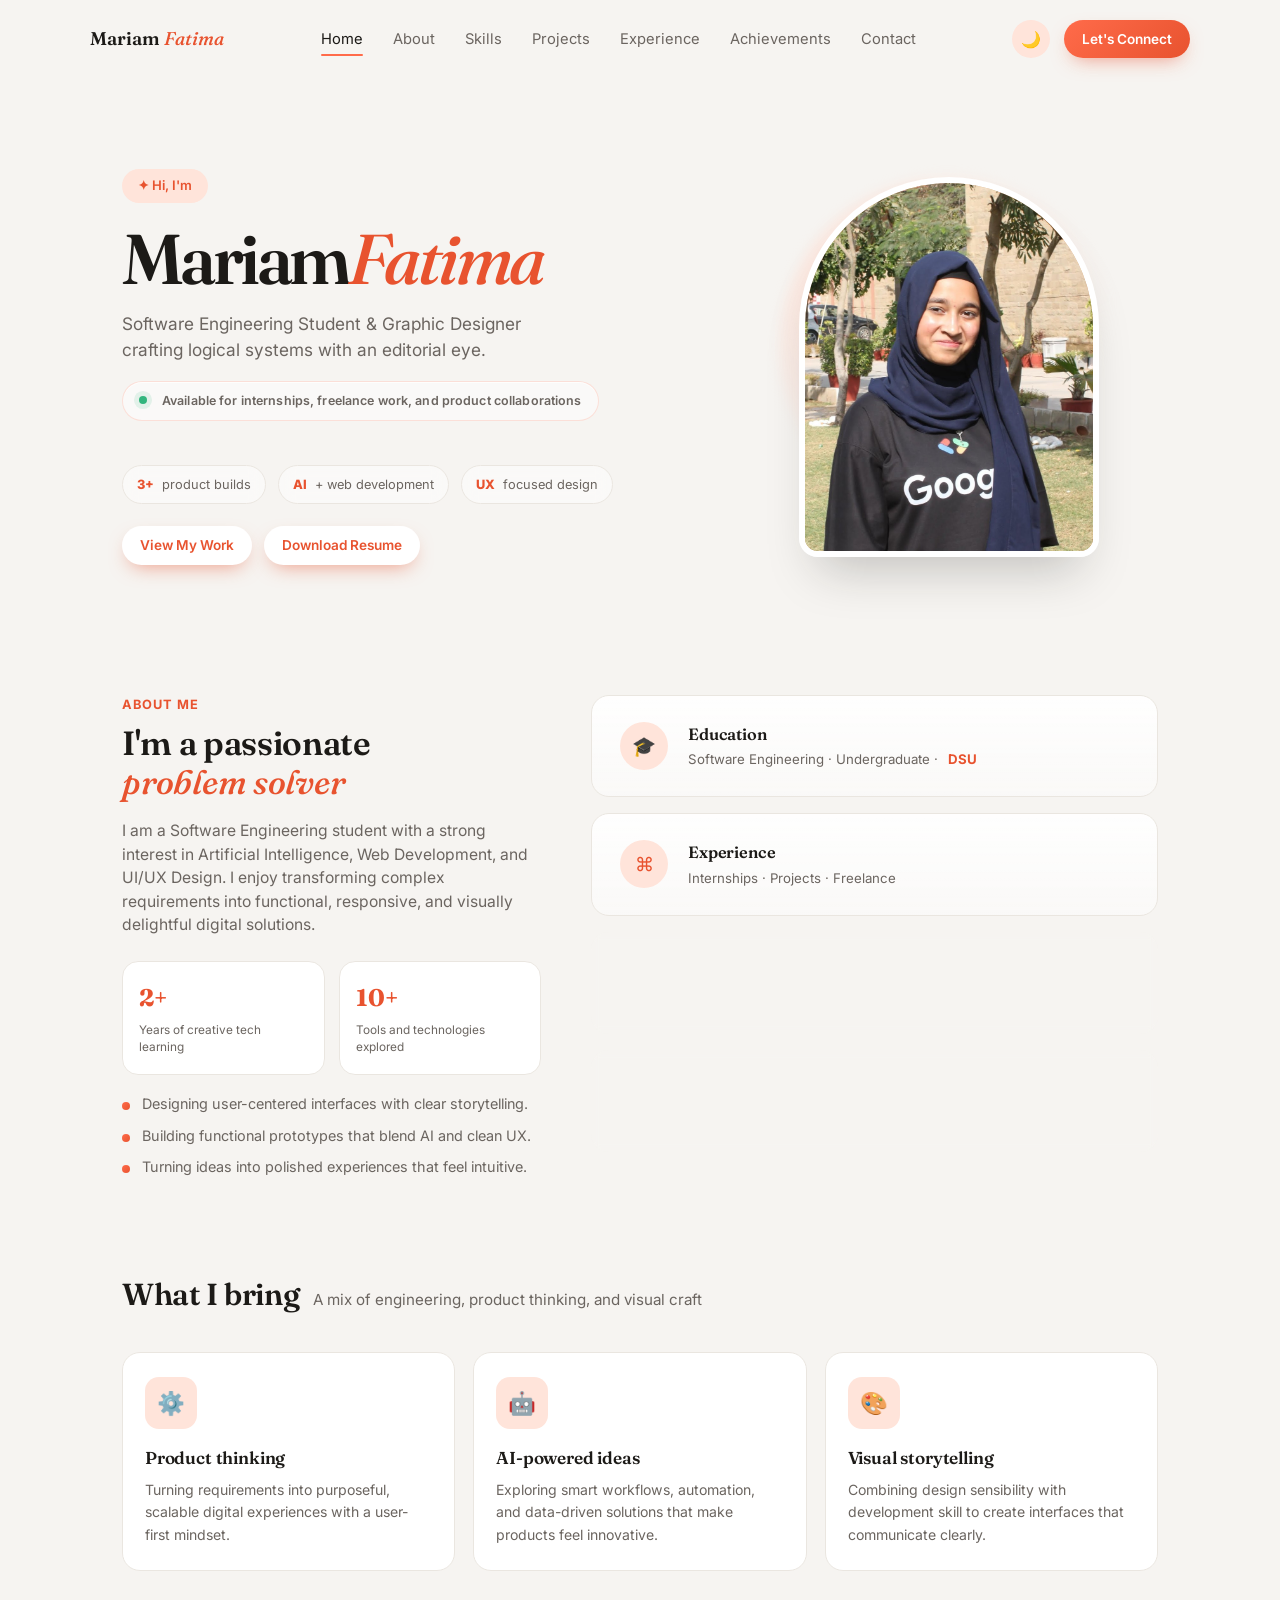
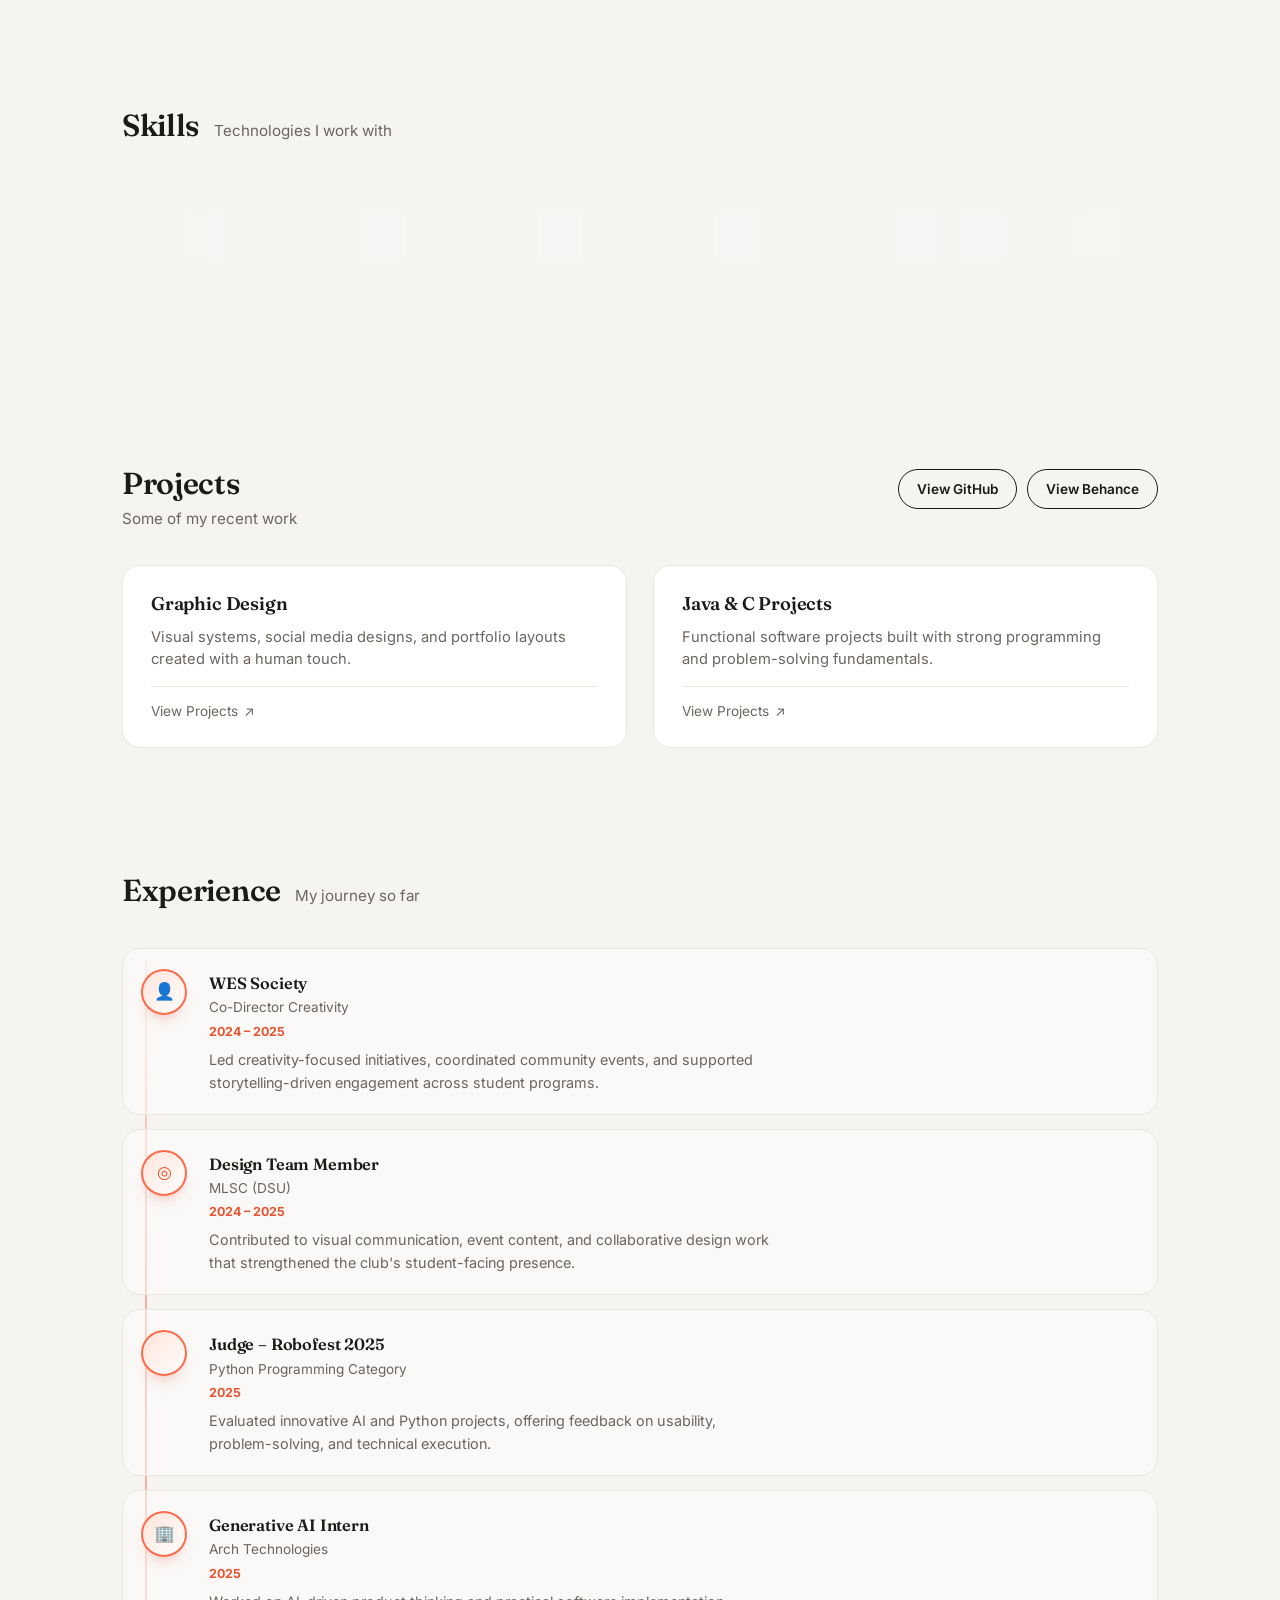
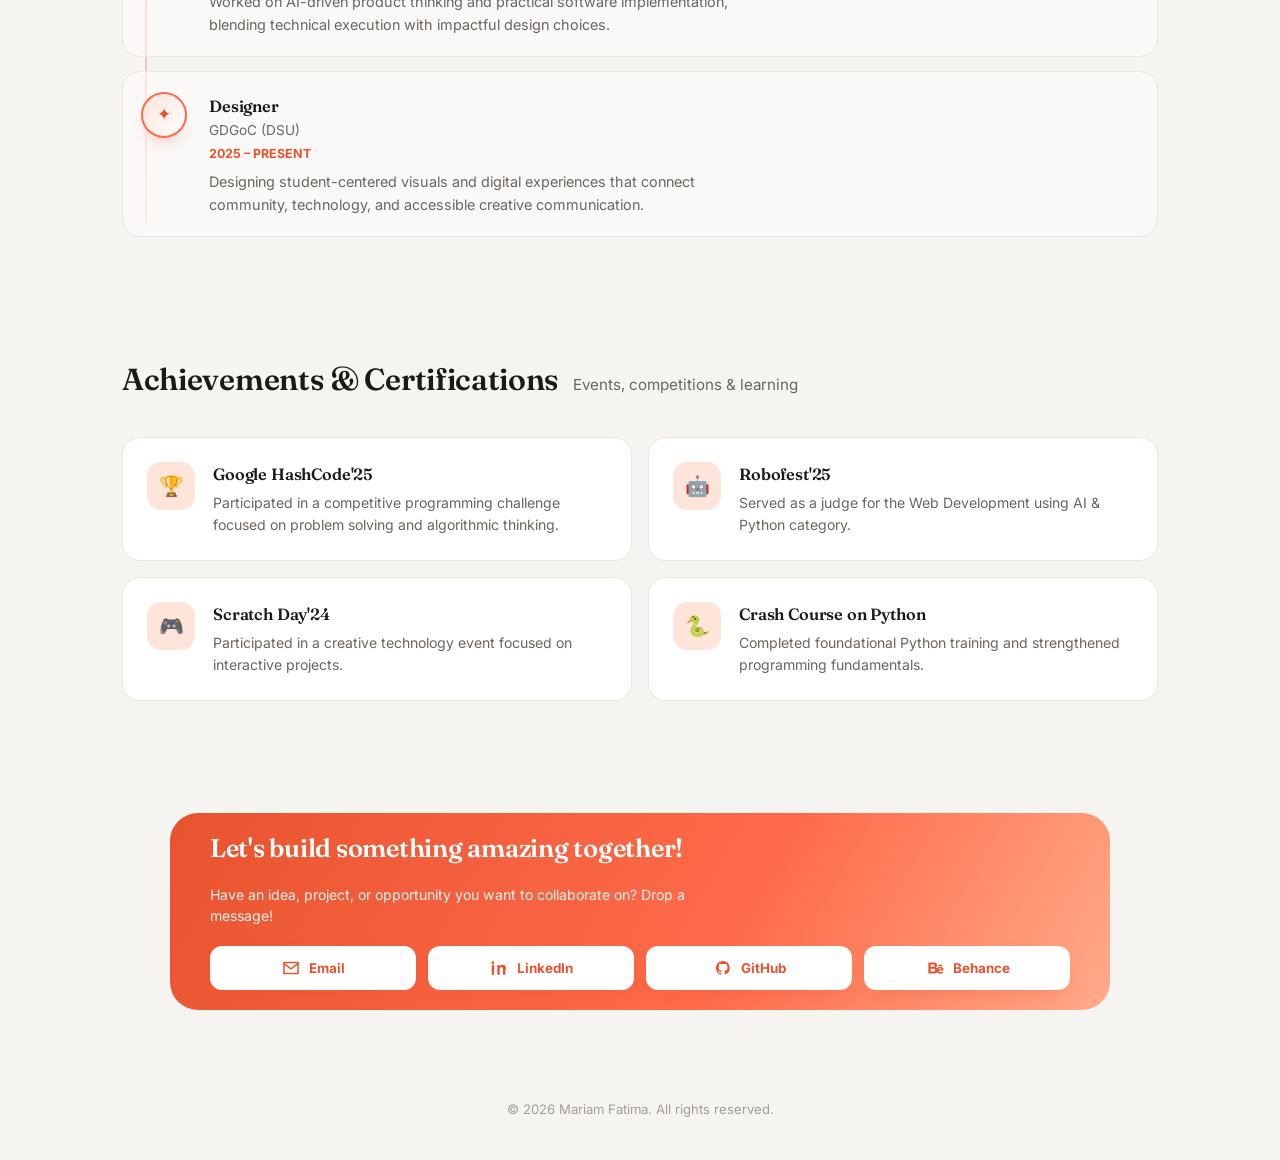
<file: index.html>
<!DOCTYPE html>
<html lang="en">
<head>
<meta charset="UTF-8">
<meta name="viewport" content="width=device-width, initial-scale=1.0">
<meta name="description" content="Portfolio of Mariam Fatima — Software Engineering student and Graphic Designer specializing in AI, web development, and UI/UX design. Based in Karachi, Pakistan.">
<meta name="author" content="Mariam Fatima">
<meta name="theme-color" content="#ff6b4a">
<meta property="og:title" content="Mariam Fatima — Software Engineer & Graphic Designer">
<meta property="og:description" content="Crafting logical systems with an editorial eye. Explore projects in AI, web development, and design.">
<meta property="og:type" content="website">
<link rel="icon" href="attached_assets/portrait-placeholder.svg" type="image/svg+xml">
<title>Mariam Fatima — Software Engineer & Graphic Designer</title>
<link rel="preconnect" href="https://fonts.googleapis.com">
<link rel="preconnect" href="https://fonts.gstatic.com" crossorigin>
<link href="https://fonts.googleapis.com/css2?family=Fraunces:ital,opsz,wght@0,9..144,400;0,9..144,500;0,9..144,600;0,9..144,700;1,9..144,500;1,9..144,600&family=Inter:wght@400;500;600;700;800&display=swap" rel="stylesheet">
<link rel="stylesheet" href="style.css?v=3">
  <meta property="og:image" content="https://bolt.new/static/og_default.png">
    <meta name="twitter:card" content="summary_large_image">
    <meta name="twitter:image" content="https://bolt.new/static/og_default.png">
</head>
<body>
<a class="skip-link" href="#home">Skip to content</a>

<header id="siteHeader">
  <div class="wrap nav">
    <a href="#home" class="logo">Mariam <span class="accent-italic">Fatima</span></a>
    <nav class="nav-links" id="siteNav">
      <a href="#home" class="active">Home</a>
      <a href="#about">About</a>
      <a href="#skills">Skills</a>
      <a href="#projects">Projects</a>
      <a href="#experience">Experience</a>
      <a href="#achievements">Achievements</a>
      <a href="#contact">Contact</a>
    </nav>
    <div class="nav-right">
      <button class="theme-btn" id="themeToggle" aria-label="Toggle theme">🌙</button>
       <button class="nav-toggle" id="navToggle" type="button" aria-expanded="false" aria-controls="siteNav" aria-label="Open menu">
         <span></span><span></span><span></span>
       </button>
      <a href="#contact" class="btn btn-sm">Let's Connect</a>
    </div>
  </div>
</header>

<main class="wrap">

  <!-- HERO -->
  <section class="hero" id="home">
    <div class="hero-grid">
      <div class="reveal">
        <span class="badge">✦ Hi, I'm</span>
        <h1>Mariam<span class="accent-italic">Fatima</span></h1>
        <p class="role">Software Engineering Student &amp; Graphic Designer<br>crafting logical systems with an editorial eye.</p>
        <div class="hero-status" aria-label="Current availability">
          <span class="status-dot"></span>
          Available for internships, freelance work, and product collaborations
        </div>
        <div class="hero-badges" aria-label="Portfolio highlights">
          <span class="stat-pill"><strong>3+</strong> product builds</span>
          <span class="stat-pill"><strong>AI</strong> + web development</span>
          <span class="stat-pill"><strong>UX</strong> focused design</span>
        </div>
        <div class="hero-actions">
          <a href="#projects" class="btn btn-sm">View My Work</a>
          <a href="attached_assets/MariamFatima_1786053155244.pdf" download="MariamFatima_CV.pdf" class="btn btn-sm">Download Resume</a>
        </div>
      </div>
      <div class="portrait-wrap reveal">
        <div class="portrait-blob"></div>
        <div class="portrait">
          <img src="attached_assets/Screenshot_20260515_151302_1786054038693.jpg" alt="Portrait of Mariam Fatima" width="300" height="380" loading="eager" decoding="async">
        </div>
      </div>
    </div>
  </section>

  <!-- ABOUT + INFO CARDS -->
  <section class="about-section" id="about">
    <div class="reveal">
      <div class="eyebrow">About Me</div>
      <h2>I'm a passionate <span class="accent-italic">problem solver</span></h2>
      <p>I am a Software Engineering student with a strong interest in Artificial Intelligence, Web Development, and UI/UX Design. I enjoy transforming complex requirements into functional, responsive, and visually delightful digital solutions.</p>
      <div class="highlight-row" aria-label="Core strengths">
        <div class="stat-bubble">
          <strong>2+</strong>
          <span>Years of creative tech learning</span>
        </div>
        <div class="stat-bubble">
          <strong>10+</strong>
          <span>Tools and technologies explored</span>
        </div>
      </div>
      <ul class="focus-list" aria-label="Professional focus areas">
        <li>Designing user-centered interfaces with clear storytelling.</li>
        <li>Building functional prototypes that blend AI and clean UX.</li>
        <li>Turning ideas into polished experiences that feel intuitive.</li>
      </ul>
    </div>

    <div class="card-stack">
      <div class="info-card border-glow reveal">
        <span class="edge-light"></span>
        <div class="info-icon">🎓</div>
        <div>
          <h3>Education</h3>
          <div class="info-tags">Software Engineering · Undergraduate · <strong style="color:var(--coral-deep)">DSU</strong></div>
        </div>
      </div>
      <div class="info-card border-glow reveal">
        <span class="edge-light"></span>
        <div class="info-icon">⌘</div>
        <div>
          <h3>Experience</h3>
          <div class="info-tags">Internships · Projects · Freelance</div>
        </div>
      </div>
      <div class="info-card border-glow reveal">
        <span class="edge-light"></span>
        <div class="info-icon">🎨</div>
        <div>
          <h3>Design Tools</h3>
          <div class="info-tags">Figma · Illustrator · Canva</div>
        </div>
      </div>
      <div class="info-card border-glow reveal">
        <span class="edge-light"></span>
        <div class="info-icon">❤</div>
        <div>
          <h3>Interests</h3>
          <div class="info-tags">AI &amp; ML · Web Development · Graphic Design</div>
        </div>
      </div>
    </div>
  </section>

  <section class="offer-section" aria-label="What I can help with">
    <div class="section-head reveal">
      <h2>What I bring</h2>
      <span class="sub">A mix of engineering, product thinking, and visual craft</span>
    </div>
    <div class="offer-grid">
      <article class="offer-card reveal">
        <div class="offer-icon">⚙️</div>
        <h3>Product thinking</h3>
        <p>Turning requirements into purposeful, scalable digital experiences with a user-first mindset.</p>
      </article>
      <article class="offer-card reveal">
        <div class="offer-icon">🤖</div>
        <h3>AI-powered ideas</h3>
        <p>Exploring smart workflows, automation, and data-driven solutions that make products feel innovative.</p>
      </article>
      <article class="offer-card reveal">
        <div class="offer-icon">🎨</div>
        <h3>Visual storytelling</h3>
        <p>Combining design sensibility with development skill to create interfaces that communicate clearly.</p>
      </article>
    </div>
  </section>

  <!-- SKILLS -->
  <section class="skills-section" id="skills">
    <div class="section-head reveal">
      <h2>Skills</h2>
      <span class="sub">Technologies I work with</span>
    </div>
    <div class="skills-grid" id="skillsGrid"></div>
  </section>

  <!-- PROJECTS -->
  <section class="projects-section" id="projects">
    <div class="section-head reveal" style="justify-content:space-between;">
      <div>
        <h2>Projects</h2>
        <span class="sub">Some of my recent work</span>
      </div>
      <div class="section-head-actions">
        <a href="https://github.com/Mariam486" class="btn btn-outline btn-sm" target="_blank" rel="noreferrer noopener">View GitHub</a>
        <a href="https://www.behance.net/mariamfatima4" class="btn btn-outline btn-sm" target="_blank" rel="noreferrer noopener">View Behance</a>
      </div>
    </div>

     <div class="project-category-list">
       <article class="project-card project-category-card reveal">
         <div class="project-body">
           <h3>Graphic Design</h3>
           <p>Visual systems, social media designs, and portfolio layouts created with a human touch.</p>
           <div class="project-links">
             <a href="design.html">View Projects <span aria-hidden="true">↗</span></a>
           </div>
         </div>
       </article>
       <article class="project-card project-category-card reveal">
         <div class="project-body">
           <h3>Java &amp; C Projects</h3>
           <p>Functional software projects built with strong programming and problem-solving fundamentals.</p>
           <div class="project-links">
             <a href="dev.html">View Projects <span aria-hidden="true">↗</span></a>
           </div>
         </div>
       </article>
     </div>
  </section>

  <!-- EXPERIENCE -->
  <section class="exp-section" id="experience">
    <div class="section-head reveal">
      <h2>Experience</h2>
      <span class="sub">My journey so far</span>
    </div>
    <div class="timeline" id="timeline"></div>
  </section>

  <!-- ACHIEVEMENTS -->
  <section class="achievements-section" id="achievements">
    <div class="section-head reveal">
      <h2>Achievements &amp; Certifications</h2>
      <span class="sub">Events, competitions &amp; learning</span>
    </div>
    <div class="achievement-grid">
      <article class="achievement-card reveal">
        <div class="achievement-icon">🏆</div>
        <div><h3>Google HashCode'25</h3><p>Participated in a competitive programming challenge focused on problem solving and algorithmic thinking.</p></div>
      </article>
      <article class="achievement-card reveal">
        <div class="achievement-icon">🤖</div>
        <div><h3>Robofest'25</h3><p>Served as a judge for the Web Development using AI &amp; Python category.</p></div>
      </article>
      <article class="achievement-card reveal">
        <div class="achievement-icon">🎮</div>
        <div><h3>Scratch Day'24</h3><p>Participated in a creative technology event focused on interactive projects.</p></div>
      </article>
      <article class="achievement-card reveal">
        <div class="achievement-icon">🐍</div>
        <div><h3>Crash Course on Python</h3><p>Completed foundational Python training and strengthened programming fundamentals.</p></div>
      </article>
    </div>
  </section>

  <!-- CONTACT -->
  <section class="cta-section" id="contact">
    <div class="cta-card reveal">
      <div>
        <h2>Let's build something amazing together!</h2>
        <p>Have an idea, project, or opportunity you want to collaborate on? Drop a message!</p>
        <ul class="contact-list">
          <li>
            <a class="contact-button" href="mailto:mariamfatima486@gmail.com" aria-label="Email Mariam Fatima">
              <svg class="contact-icon" viewBox="0 0 24 24" aria-hidden="true"><path d="M3.5 5.5h17v13h-17z"/><path d="m4 7 8 6 8-6"/></svg>
              <span>Email</span>
            </a>
          </li>
          <li>
            <a class="contact-button" href="https://www.linkedin.com/in/syeda-mariam-fatima-34ba4a332/" target="_blank" rel="noreferrer noopener" aria-label="Connect with Mariam on LinkedIn">
              <svg class="contact-icon contact-icon--linkedin" viewBox="0 0 24 24" aria-hidden="true"><path d="M6.1 8.4H3.3V20h2.8V8.4ZM4.7 4A1.7 1.7 0 1 0 4.7 7.4 1.7 1.7 0 0 0 4.7 4ZM20.7 13.4c0-3.5-1.9-5.2-4.5-5.2-2.1 0-3 1.2-3.5 2v-1.8H10V20h2.8v-5.8c0-1.5.3-3 2.2-3 1.8 0 1.8 1.7 1.8 3.1V20h2.8v-6.6Z"/></svg>
              <span>LinkedIn</span>
            </a>
          </li>
          <li>
            <a class="contact-button" href="https://github.com/Mariam486" target="_blank" rel="noreferrer noopener" aria-label="View Mariam's GitHub">
              <svg class="contact-icon contact-icon--brand" viewBox="0 0 24 24" aria-hidden="true"><path d="M12 3.5a8.5 8.5 0 0 0-2.7 16.6c.4.1.6-.2.6-.5v-1.7c-2.4.5-2.9-1.1-2.9-1.1-.4-1-.9-1.3-.9-1.3-.8-.6.1-.6.1-.6.9.1 1.3.9 1.3.9.8 1.3 2.1.9 2.6.7.1-.6.3-.9.5-1.1-1.9-.2-3.9-1-3.9-4.2 0-.9.3-1.6.8-2.2-.1-.2-.4-1.1.1-2.2 0 0 .7-.2 2.3.8.7-.2 1.5-.3 2.2-.3.8 0 1.5.1 2.2.3 1.6-1.1 2.3-.8 2.3-.8.5 1.1.2 2 .1 2.2.5.6.8 1.3.8 2.2 0 3.2-2 4-3.9 4.2.3.3.5.8.5 1.6v2.4c0 .3.2.6.6.5A8.5 8.5 0 0 0 12 3.5Z"/></svg>
              <span>GitHub</span>
            </a>
          </li>
          <li>
            <a class="contact-button" href="https://www.behance.net/mariamfatima4" target="_blank" rel="noreferrer noopener" aria-label="View Mariam's Behance portfolio">
              <svg class="contact-icon contact-icon--brand" viewBox="0 0 24 24" aria-hidden="true"><path d="M4 5.5h6.2c2.8 0 4.3 1.3 4.3 3.3 0 1.3-.7 2.3-1.8 2.8 1.7.4 2.7 1.5 2.7 3.3 0 2.6-1.9 3.6-4.8 3.6H4v-13Zm2.8 2.2v2.9h3c1.2 0 1.8-.5 1.8-1.5 0-1-.6-1.4-1.8-1.4h-3Zm0 5.1v3.4h3.4c1.3 0 2-.5 2-1.7 0-1.1-.7-1.7-2-1.7H6.8ZM16.2 8.1h4.6v1.5h-4.6zM18.4 10.2c2.3 0 3.7 1.7 3.7 4.4v.5h-5.5c.1 1.3.7 2 1.9 2 .9 0 1.5-.4 1.8-1l1.7.8c-.6 1.3-1.8 2-3.6 2-2.7 0-4.3-1.7-4.3-4.3 0-2.6 1.7-4.4 4.3-4.4Zm-1.8 3.2h3c-.1-1-.5-1.6-1.4-1.6-.9 0-1.4.5-1.6 1.6Z"/></svg>
              <span>Behance</span>
            </a>
          </li>
        </ul>
      </div>
     <div class="contact-form-wrap" id="contactFormWrap" aria-hidden="true">
      <div class="contact-form-head">
        <div>
           <div class="form-kicker"><span class="status-dot"></span> Open to new opportunities</div>
           <h3>Tell me a little about it</h3>
           <p class="form-intro">Share a few details and I’ll get back to you soon.</p>
        </div>
         <div class="form-head-actions">
           <a class="form-linkedin" href="https://www.linkedin.com/in/syeda-mariam-fatima-34ba4a332/" target="_blank" rel="noreferrer noopener" aria-label="Connect with Mariam on LinkedIn">in</a>
           <button type="button" class="form-close" id="closeContactForm" aria-label="Close contact form">×</button>
         </div>
      </div>
      <form id="contactForm">
        <label>
           <span>Your name</span>
           <input type="text" name="name" placeholder="Mariam..." autocomplete="name" required>
        </label>
        <label>
           <span>Your email</span>
           <input type="email" name="email" placeholder="you@example.com" autocomplete="email" required>
        </label>
        <label>
           <span>Your message</span>
          <textarea name="message" rows="3" placeholder="Tell me what you have in mind..." required></textarea>
        </label>
         <div class="form-bottom">
           <button type="submit" class="btn form-submit">Open email draft <span aria-hidden="true">↗</span></button>
         <p class="form-note"><span aria-hidden="true">✦</span> Usually replies within 1–2 days · <a href="mailto:mariamfatima486@gmail.com">Email directly</a></p>
         </div>
         <p class="form-feedback" id="formFeedback" role="status" aria-live="polite"></p>
       </form>
     </div>
     </div>
  </section>

</main>

<footer>© 2026 Mariam Fatima. All rights reserved.</footer>

<script src="script.js"></script>

</body>
</html>
</file>
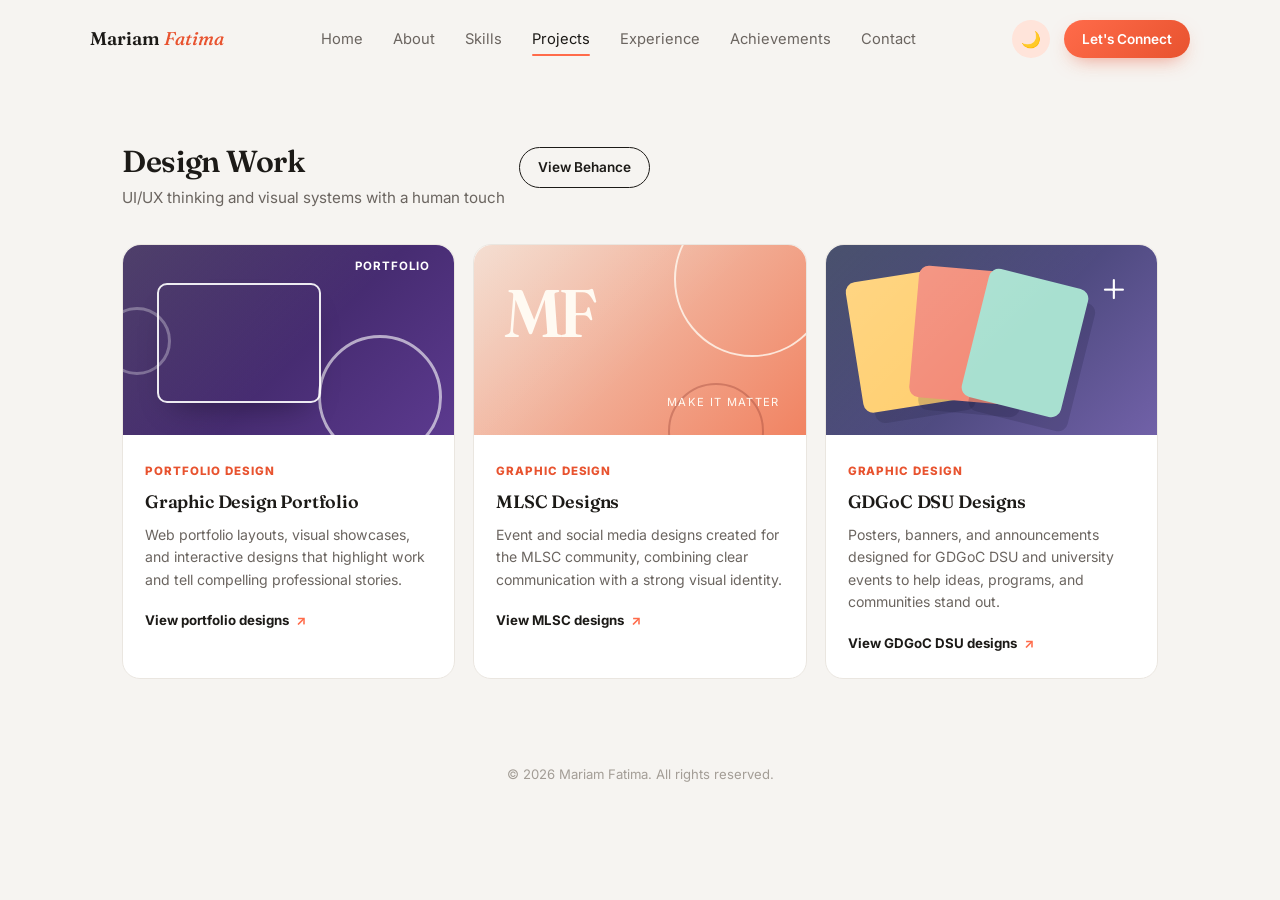
<file: design.html>
<!DOCTYPE html>
<html lang="en">
<head>
<meta charset="UTF-8">
<meta name="viewport" content="width=device-width, initial-scale=1.0">
<meta name="description" content="Graphic design work by Mariam Fatima.">
<meta name="author" content="Mariam Fatima">
<meta name="theme-color" content="#ff6b4a">
<link rel="icon" href="attached_assets/portrait-placeholder.svg" type="image/svg+xml">
<title>Graphic Design — Mariam Fatima</title>
<link rel="preconnect" href="https://fonts.googleapis.com">
<link rel="preconnect" href="https://fonts.gstatic.com" crossorigin>
<link href="https://fonts.googleapis.com/css2?family=Fraunces:ital,opsz,wght@0,9..144,400;0,9..144,500;0,9..144,600;0,9..144,700;1,9..144,500;1,9..144,600&family=Inter:wght@400;500;600;700;800&display=swap" rel="stylesheet">
<link rel="stylesheet" href="style.css">
</head>
<body>
<a class="skip-link" href="#design">Skip to content</a>
<header id="siteHeader">
  <div class="wrap nav">
    <a href="index.html#home" class="logo">Mariam <span class="accent-italic">Fatima</span></a>
    <nav class="nav-links" id="siteNav">
      <a href="index.html#home">Home</a>
      <a href="index.html#about">About</a>
      <a href="index.html#skills">Skills</a>
      <a href="index.html#projects" class="active">Projects</a>
      <a href="index.html#experience">Experience</a>
      <a href="index.html#achievements">Achievements</a>
      <a href="index.html#contact">Contact</a>
    </nav>
    <div class="nav-right">
      <button class="theme-btn" id="themeToggle" aria-label="Toggle theme">🌙</button>
      <button class="nav-toggle" id="navToggle" type="button" aria-expanded="false" aria-controls="siteNav" aria-label="Open menu">
        <span></span><span></span><span></span>
      </button>
      <a href="https://www.linkedin.com/in/syeda-mariam-fatima-34ba4a332/" class="btn btn-sm" target="_blank" rel="noreferrer noopener">Let's Connect</a>
    </div>
  </div>
</header>

<main class="wrap">
  <section class="design-section" id="design">
    <div class="section-head reveal">
      <div>
        <h2>Design Work</h2>
        <span class="sub">UI/UX thinking and visual systems with a human touch</span>
      </div>
      <a href="https://www.behance.net/mariamfatima4" class="btn btn-outline btn-sm" target="_blank" rel="noreferrer noopener">View Behance</a>
    </div>
    <div class="design-grid">
      <article class="design-card design-card-portfolio reveal">
        <div class="design-art" aria-hidden="true">
          <span class="portfolio-frame frame-main"></span>
          <span class="portfolio-accent accent-one"></span>
          <span class="portfolio-accent accent-two"></span>
          <span class="portfolio-text">Portfolio</span>
        </div>
        <div class="design-card-body">
          <span class="design-type">Portfolio Design</span>
          <h3>Graphic Design Portfolio</h3>
          <p>Web portfolio layouts, visual showcases, and interactive designs that highlight work and tell compelling professional stories.</p>
          <a href="https://www.behance.net/gallery/255577059/Personal-Portfolio" target="_blank" rel="noreferrer noopener">View portfolio designs <span aria-hidden="true">↗</span></a>
        </div>
      </article>
      <article class="design-card design-card-brand reveal">
        <div class="design-art" aria-hidden="true">
          <span class="design-brand-mark">MF</span>
          <span class="design-brand-shape shape-one"></span>
          <span class="design-brand-shape shape-two"></span>
          <span class="design-brand-caption">make it matter</span>
        </div>
        <div class="design-card-body">
          <span class="design-type">Graphic Design</span>
          <h3>MLSC Designs</h3>
          <p>Event and social media designs created for the MLSC community, combining clear communication with a strong visual identity.</p>
          <a href="https://www.behance.net/gallery/254890945/MLSC-Social-Media-Post-Design?platform=direct" target="_blank" rel="noreferrer noopener">View MLSC designs <span aria-hidden="true">↗</span></a>
        </div>
      </article>
      <article class="design-card design-card-social reveal">
        <div class="design-art" aria-hidden="true">
          <span class="social-tile tile-one"></span>
          <span class="social-tile tile-two"></span>
          <span class="social-tile tile-three"></span>
          <span class="social-spark">+</span>
        </div>
        <div class="design-card-body">
          <span class="design-type">Graphic Design</span>
          <h3>GDGoC DSU Designs</h3>
          <p>Posters, banners, and announcements designed for GDGoC DSU and university events to help ideas, programs, and communities stand out.</p>
          <a href="https://www.behance.net/gallery/254897117/GDGOC-DSU-Social-Media-Post-Design/modules/1483823149" target="_blank" rel="noreferrer noopener">View GDGoC DSU designs <span aria-hidden="true">↗</span></a>
        </div>
      </article>
    </div>
  </section>
</main>
<footer>© 2026 Mariam Fatima. All rights reserved.</footer>
<script src="script.js"></script>
</body>
</html>
</file>
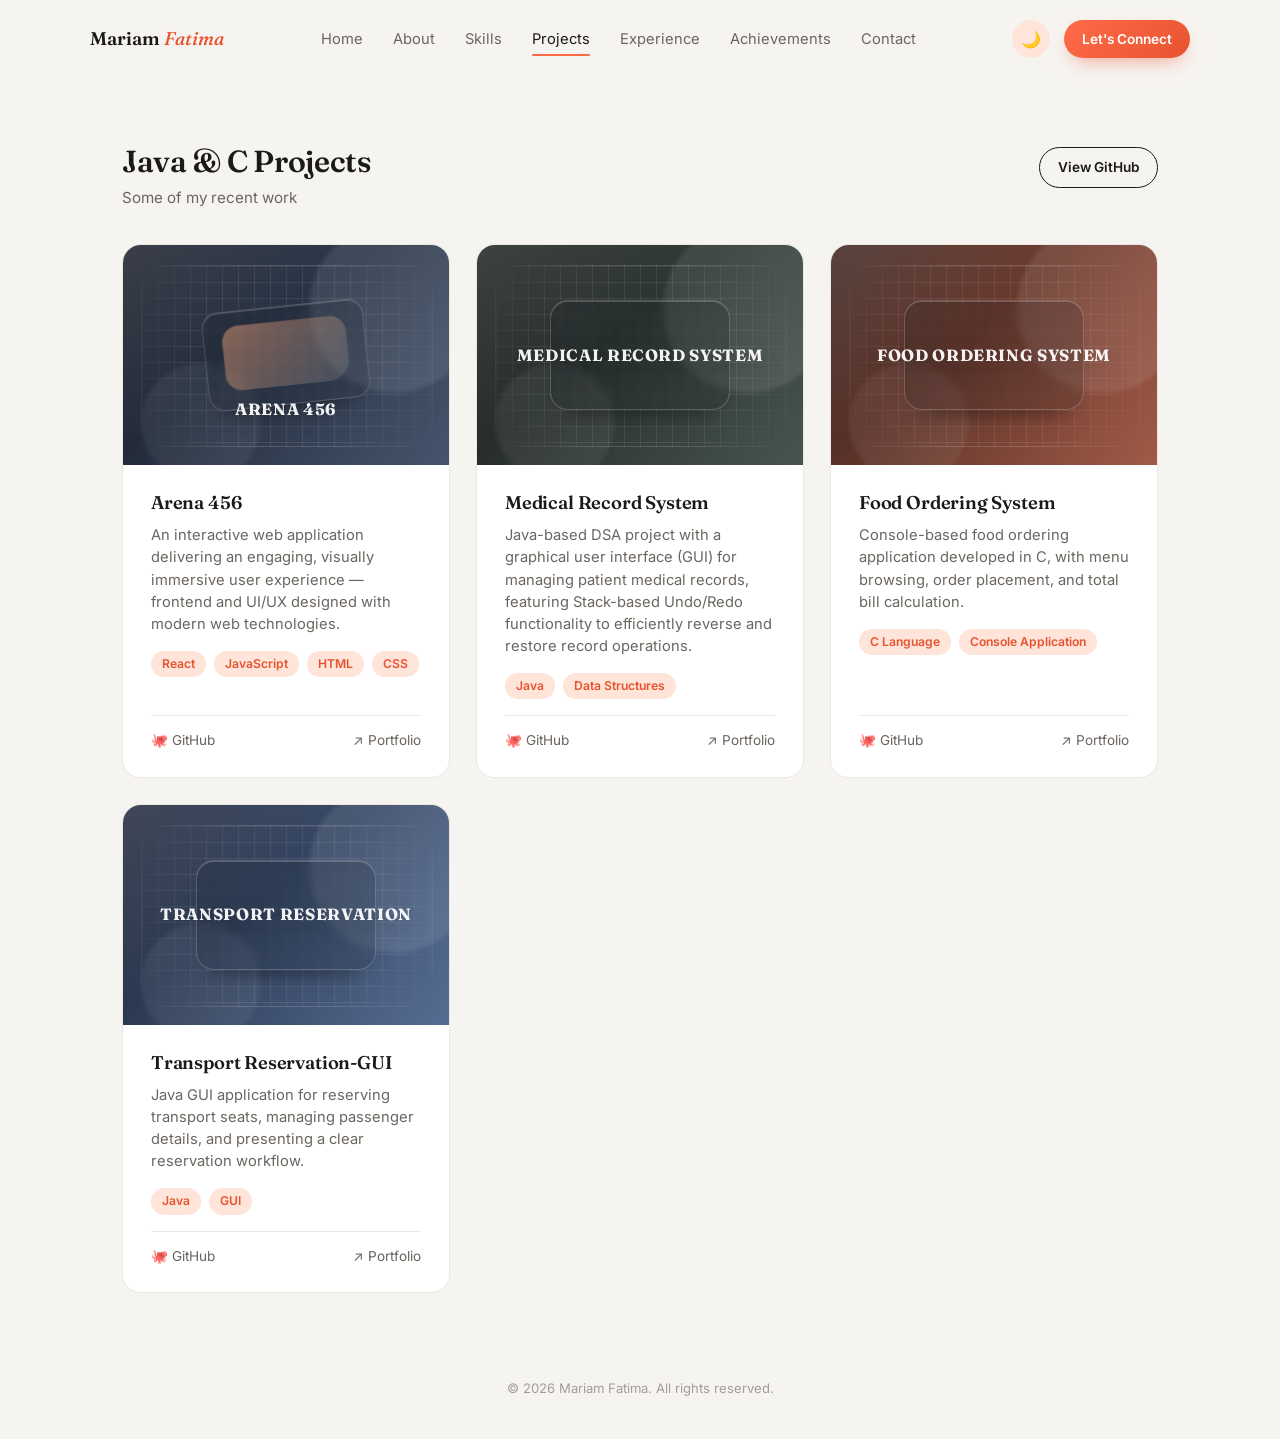
<file: dev.html>
<!DOCTYPE html>
<html lang="en">
<head>
<meta charset="UTF-8">
<meta name="viewport" content="width=device-width, initial-scale=1.0">
<meta name="description" content="Java and C projects by Mariam Fatima.">
<meta name="author" content="Mariam Fatima">
<meta name="theme-color" content="#ff6b4a">
<link rel="icon" href="attached_assets/portrait-placeholder.svg" type="image/svg+xml">
<title>Java &amp; C Projects — Mariam Fatima</title>
<link rel="preconnect" href="https://fonts.googleapis.com">
<link rel="preconnect" href="https://fonts.gstatic.com" crossorigin>
<link href="https://fonts.googleapis.com/css2?family=Fraunces:ital,opsz,wght@0,9..144,400;0,9..144,500;0,9..144,600;0,9..144,700;1,9..144,500;1,9..144,600&family=Inter:wght@400;500;600;700;800&display=swap" rel="stylesheet">
<link rel="stylesheet" href="style.css">
</head>
<body>
<a class="skip-link" href="#projects">Skip to content</a>
<header id="siteHeader">
  <div class="wrap nav">
    <a href="index.html#home" class="logo">Mariam <span class="accent-italic">Fatima</span></a>
    <nav class="nav-links" id="siteNav">
      <a href="index.html#home">Home</a>
      <a href="index.html#about">About</a>
      <a href="index.html#skills">Skills</a>
      <a href="index.html#projects" class="active">Projects</a>
      <a href="index.html#experience">Experience</a>
      <a href="index.html#achievements">Achievements</a>
      <a href="index.html#contact">Contact</a>
    </nav>
    <div class="nav-right">
      <button class="theme-btn" id="themeToggle" aria-label="Toggle theme">🌙</button>
      <button class="nav-toggle" id="navToggle" type="button" aria-expanded="false" aria-controls="siteNav" aria-label="Open menu">
        <span></span><span></span><span></span>
      </button>
      <a href="https://www.linkedin.com/in/syeda-mariam-fatima-34ba4a332/" class="btn btn-sm" target="_blank" rel="noreferrer noopener">Let's Connect</a>
    </div>
  </div>
</header>

<main class="wrap">
  <section class="projects-section" id="projects">
    <div class="section-head reveal" style="justify-content:space-between;">
      <div>
        <h2>Java &amp; C Projects</h2>
        <span class="sub">Some of my recent work</span>
      </div>
      <a href="https://github.com/Mariam486" class="btn btn-outline btn-sm" target="_blank" rel="noreferrer noopener">View GitHub</a>
    </div>
    <div class="project-list dev-project-list">
      <div class="project-card reveal">
        <div class="project-thumb arena" style="--thumb-a:#1a1f2b; --thumb-b:#3a4a63">
          <div class="thumb-orb orb-a"></div>
          <div class="thumb-orb orb-b"></div>
          <div class="thumb-grid"></div>
          <div class="thumb-panel"></div>
          <div class="thumb-badge">Arena 456</div>
        </div>
        <div class="project-body">
          <h3>Arena 456</h3>
          <p>An interactive web application delivering an engaging, visually immersive user experience — frontend and UI/UX designed with modern web technologies.</p>
          <div class="tag-row"><span class="tag">React</span><span class="tag">JavaScript</span><span class="tag">HTML</span><span class="tag">CSS</span></div>
          <div class="project-links">
            <a href="https://github.com/Mariam486/Arena-456" target="_blank" rel="noreferrer noopener">🐙 GitHub</a>
            <a href="https://github.com/Mariam486" target="_blank" rel="noreferrer noopener">↗ Portfolio</a>
          </div>
        </div>
      </div>
      <div class="project-card reveal">
        <div class="project-thumb MedicalRecord" style="--thumb-a:#1e2222; --thumb-b:#3c4a44">
          <div class="thumb-orb orb-a"></div>
          <div class="thumb-orb orb-b"></div>
          <div class="thumb-grid"></div>
          <div class="thumb-panel"></div>
          <div class="thumb-badge">Medical Record System</div>
        </div>
        <div class="project-body">
          <h3>Medical Record System</h3>
          <p>Java-based DSA project with a graphical user interface (GUI) for managing patient medical records, featuring Stack-based Undo/Redo functionality to efficiently reverse and restore record operations.</p>
          <div class="tag-row"><span class="tag">Java</span><span class="tag">Data Structures</span></div>
          <div class="project-links">
            <a href="https://github.com/Mariam486/Medical-Record-System-" target="_blank" rel="noreferrer noopener">🐙 GitHub</a>
            <a href="https://github.com/Mariam486" target="_blank" rel="noreferrer noopener">↗ Portfolio</a>
          </div>
        </div>
      </div>
      <div class="project-card reveal">
        <div class="project-thumb food-ordering" style="--thumb-a:#3d241f; --thumb-b:#9a503c">
          <div class="thumb-orb orb-a"></div>
          <div class="thumb-orb orb-b"></div>
          <div class="thumb-grid"></div>
          <div class="thumb-panel"></div>
          <div class="thumb-badge">Food Ordering System</div>
        </div>
        <div class="project-body">
          <h3>Food Ordering System</h3>
          <p>Console-based food ordering application developed in C, with menu browsing, order placement, and total bill calculation.</p>
          <div class="tag-row"><span class="tag">C Language</span><span class="tag">Console Application</span></div>
          <div class="project-links">
            <a href="https://github.com/Mariam486/Food-Ordering-System.git" target="_blank" rel="noreferrer noopener">🐙 GitHub</a>
            <a href="https://github.com/Mariam486" target="_blank" rel="noreferrer noopener">↗ Portfolio</a>
          </div>
        </div>
      </div>
      <div class="project-card reveal">
        <div class="project-thumb transport-reservation" style="--thumb-a:#20283b; --thumb-b:#4b648c">
          <div class="thumb-orb orb-a"></div>
          <div class="thumb-orb orb-b"></div>
          <div class="thumb-grid"></div>
          <div class="thumb-panel"></div>
          <div class="thumb-badge">Transport Reservation</div>
        </div>
        <div class="project-body">
          <h3>Transport Reservation-GUI</h3>
          <p>Java GUI application for reserving transport seats, managing passenger details, and presenting a clear reservation workflow.</p>
          <div class="tag-row"><span class="tag">Java</span><span class="tag">GUI</span></div>
          <div class="project-links">
            <a href="https://github.com/Mariam486/Transportation-GUI-Management-System/releases/tag/Java" target="_blank" rel="noreferrer noopener">🐙 GitHub</a>
            <a href="https://github.com/Mariam486" target="_blank" rel="noreferrer noopener">↗ Portfolio</a>
          </div>
        </div>
      </div>
    </div>
  </section>
</main>
<footer>© 2026 Mariam Fatima. All rights reserved.</footer>
<script src="script.js"></script>
</body>
</html>
</file>
<file: style.css>
:root{
  --bg: #f6f4f1;
  --bg-card: #ffffff;
  --ink: #1c1a17;
  --ink-soft: #6b6560;
  --ink-faint: #a39d96;
  --coral: #ff6b4a;
  --coral-deep: #e8532f;
  --coral-tint: #ffe4da;
  --line: #eae6e0;
  --surface-glass: rgba(255,255,255,0.48);
  --surface-panel: rgba(255,255,255,0.92);
  --surface-panel-soft: rgba(255,255,255,0.5);
  --radius: 18px;
  --maxw: 1100px;
}

*{ box-sizing: border-box; margin:0; padding:0; }

html{ scroll-behavior: smooth; }

body{
  background: var(--bg);
  color: var(--ink);
  font-family: 'Inter', sans-serif;
  line-height: 1.5;
  -webkit-font-smoothing: antialiased;
  overflow-x: hidden;
}

html{ background: var(--bg); }

a{ color: inherit; text-decoration: none; }
ul{ list-style: none; }
img{ max-width: 100%; display:block; }

/* Keep keyboard navigation available without adding a visible gap above the header. */
.skip-link{
  position: absolute;
  width: 1px;
  height: 1px;
  padding: 0;
  margin: -1px;
  overflow: hidden;
  clip: rect(0, 0, 0, 0);
  white-space: nowrap;
  border: 0;
}
.skip-link:focus{
  position: fixed;
  top: 12px;
  left: 12px;
  z-index: 100;
  width: auto;
  height: auto;
  padding: 10px 14px;
  margin: 0;
  overflow: visible;
  clip: auto;
  white-space: normal;
  border-radius: 999px;
  background: var(--coral);
  color: #fff;
}

.wrap{
  max-width: var(--maxw);
  margin: 0 auto;
  padding: 0 32px;
}

h1,h2,h3{
  font-family: 'Fraunces', serif;
  font-weight: 600;
  letter-spacing: -0.01em;
}

.accent-italic{
  font-style: italic;
  font-weight: 500;
  color: var(--coral-deep);
}

/* ---------- Reveal animation ---------- */
.reveal{
  opacity: 0;
  transform: translateY(18px);
  transition: opacity .7s ease, transform .7s ease;
}
.reveal.in{
  opacity: 1;
  transform: translateY(0);
}
@media (prefers-reduced-motion: reduce){
  .reveal{ opacity:1; transform:none; transition:none; }
}

/* ---------- Header ---------- */
header{
  position: sticky;
  top: 0;
  z-index: 50;
  background: var(--bg-header, rgba(246,244,241,0.85));
  backdrop-filter: blur(10px);
  border-bottom: 1px solid transparent;
  transition: border-color .3s ease, background .3s ease;
}
header.scrolled{ border-color: var(--line); }

.nav{
  display:flex;
  align-items:center;
  justify-content: space-between;
  padding: 20px 0;
}
.logo{
  font-family:'Fraunces', serif;
  font-size: 1.15rem;
  font-weight: 600;
}
.nav-links{
  display:flex;
  gap: 30px;
  font-size: 0.92rem;
  color: var(--ink-soft);
}
.nav-links a{ position: relative; transition: color .2s; }
.nav-links a:hover, .nav-links a.active{ color: var(--ink); }
.nav-links a.active::after{
  content:"";
  position:absolute;
  left:0; right:0; bottom:-6px;
  height:2px;
  background: var(--coral);
  border-radius: 2px;
}
.nav-right{ display:flex; align-items:center; gap: 14px; }
.nav-toggle{
  display:none;
  width: 42px;
  height: 42px;
  border: 1px solid var(--line);
  background: var(--surface-glass);
  border-radius: 12px;
  padding: 8px 10px;
  cursor: pointer;
  align-items:center;
  justify-content:center;
  flex-direction:column;
  gap: 5px;
}
.nav-toggle span{
  display:block;
  width: 18px;
  height: 2px;
  border-radius: 999px;
  background: var(--ink);
  transition: transform .25s ease, opacity .25s ease;
}
.nav-toggle[aria-expanded="true"] span:nth-child(1){ transform: translateY(7px) rotate(45deg); }
.nav-toggle[aria-expanded="true"] span:nth-child(2){ opacity: 0; }
.nav-toggle[aria-expanded="true"] span:nth-child(3){ transform: translateY(-7px) rotate(-45deg); }
.theme-btn{
  width: 38px; height: 38px;
  border-radius: 50%;
  background: var(--coral-tint);
  border: none;
  display:flex; align-items:center; justify-content:center;
  cursor: pointer;
  color: var(--coral-deep);
  font-size: 1rem;
  transition: transform .2s;
}
.theme-btn:hover{ transform: scale(1.08); }
.btn{
  display:inline-flex;
  align-items:center;
  gap:8px;
  background: linear-gradient(135deg, var(--coral), var(--coral-deep));
  color:#fff;
  padding: 11px 22px;
  border-radius: 999px;
  font-size: 0.9rem;
  font-weight: 600;
  border:none;
  cursor:pointer;
  box-shadow: 0 8px 20px -8px rgba(232,83,47,0.6);
  transition: transform .2s ease, box-shadow .2s ease;
}
.btn:hover{ transform: translateY(-2px); box-shadow: 0 12px 24px -8px rgba(232,83,47,0.7); }
.btn-outline{
  background: transparent;
  border: 1.5px solid var(--ink);
  color: var(--ink);
  box-shadow:none;
}
.btn-outline:hover{ background: var(--ink); color:#fff; }
.btn-sm{ padding: 9px 18px; font-size: 0.85rem; }

@media(max-width: 760px){
  .nav-toggle{ display:flex; }
  .nav-links{
    position: absolute;
    top: calc(100% + 8px);
    left: 20px;
    right: 20px;
    display: none;
    flex-direction: column;
    gap: 12px;
    padding: 16px 18px;
    background: var(--surface-panel);
    border: 1px solid var(--line);
    border-radius: 16px;
    box-shadow: 0 24px 40px -28px rgba(28,26,23,0.35);
    backdrop-filter: blur(12px);
    z-index: 80;
  }
  .nav-links.is-open{ display:flex; }
  .nav-right{ margin-left:auto; }
  .nav-right .btn-sm{ display: none; }
}

/* ---------- Hero ---------- */
.hero{
  padding: 90px 0 60px;
  position: relative;
}
.hero-grid{
  display:grid;
  grid-template-columns: 1.15fr 0.85fr;
  gap: 52px;
  align-items:center;
}
.badge{
  display:inline-flex;
  align-items:center;
  gap:7px;
  background: var(--coral-tint);
  color: var(--coral-deep);
  padding: 7px 16px;
  border-radius: 999px;
  font-size: 0.82rem;
  font-weight: 600;
  margin-bottom: 22px;
}
.hero h1{
  font-size: clamp(2.7rem, 5.5vw, 4.5rem);
  line-height: 0.96;
  margin-bottom: 18px;
  letter-spacing: -0.05em;
}
.hero p.role{
  font-size: 1.08rem;
  color: var(--ink-soft);
  max-width: 480px;
  margin-bottom: 18px;
}
.hero-status{
  display:inline-flex;
  align-items:center;
  gap:10px;
  margin-bottom: 22px;
  padding: 10px 16px;
  border-radius: 999px;
  background: var(--surface-glass);
  border: 1px solid rgba(255,107,74,0.18);
  color: var(--ink-soft);
  font-size: 0.78rem;
  font-weight: 600;
  letter-spacing: 0.01em;
  box-shadow: inset 0 1px 0 rgba(255,255,255,0.7);
}
.hero-status .status-dot{
  width: 8px;
  height: 8px;
  border-radius: 50%;
  background: #32b57d;
  box-shadow: 0 0 0 5px rgba(50, 181, 125, 0.12);
  display:inline-block;
}
.hero-meta{
  display:flex;
  align-items:center;
  gap: 22px;
  flex-wrap: wrap;
  font-size: 0.88rem;
  color: var(--ink-soft);
}
.hero-meta a{
  display:inline-flex; align-items:center; gap:6px;
  transition: color .2s;
}
.hero-meta a:hover{ color: var(--coral-deep); }
.hero-actions{
  display:flex;
  align-items:center;
  gap: 12px;
  flex-wrap: wrap;
  margin-top: 22px;
}
.hero-actions .btn{
  background: #fff;
  color: var(--coral-deep);
}
.hero-actions .btn:hover{
  background: #fff;
  color: var(--coral-deep);
}
.hero-badges{
  display:flex;
  flex-wrap:wrap;
  gap:12px;
  margin-top: 22px;
}
.stat-pill{
  display:inline-flex;
  align-items:center;
  gap:8px;
  padding: 9px 14px;
  border-radius: 999px;
  background: var(--surface-glass);
  border: 1px solid var(--line);
  color: var(--ink-soft);
  font-size: 0.8rem;
  backdrop-filter: blur(8px);
}
.stat-pill strong{
  color: var(--coral-deep);
  font-weight: 800;
}
.dot{ width:5px; height:5px; border-radius:50%; background: var(--coral); display:inline-block; }

.portrait-wrap{
  position: relative;
  display:flex;
  justify-content:center;
}
.portrait-blob{
  position:absolute;
  width: 340px; height: 340px;
  border-radius: 50%;
  background: radial-gradient(circle at 30% 30%, var(--coral-tint), transparent 70%);
  filter: blur(6px);
  z-index:0;
  animation: floaty 7s ease-in-out infinite;
}
@keyframes floaty{
  0%,100%{ transform: translate(0,0); }
  50%{ transform: translate(10px,-14px); }
}
.portrait{
  position: relative;
  z-index: 1;
  width: 300px;
  height: 380px;
  border-radius: 160px 160px 20px 20px;
  overflow: hidden;
  border: 6px solid #fff;
  box-shadow: 0 30px 50px -20px rgba(28,26,23,0.25);
  background: linear-gradient(160deg, #e7c9a9, #c99b6f);
  display:flex;
  align-items:flex-end;
  justify-content:center;
}
.portrait img{
  width: 100%;
  height: 100%;
  object-fit: cover;
  object-position: center top;
  display: block;
}

@media(max-width: 860px){
  .hero-grid{ grid-template-columns: 1fr; }
  .portrait-wrap{ order:-1; margin-bottom: 10px;}
  .portrait{ width: 220px; height: 280px; border-radius: 120px 120px 16px 16px;}
}

@media(max-width: 760px){
  .hero-actions{
    gap: 10px;
  }
  .hero-actions .btn{
    flex: 1 1 150px;
    justify-content: center;
  }
  .hero-status{
    max-width: 100%;
    box-sizing: border-box;
    align-items: flex-start;
    border-radius: 16px;
  }
}

@media(max-width: 520px){
  .hero-actions .btn{
    flex-basis: 100%;
  }
}

/* ---------- About + Cards ---------- */
.about-section{
  padding: 70px 0 40px;
  display:grid;
  grid-template-columns: 0.85fr 1.15fr;
  gap: 50px;
  align-items:start;
}
.eyebrow{
  font-size: 0.8rem;
  font-weight: 700;
  letter-spacing: 0.08em;
  text-transform: uppercase;
  color: var(--coral-deep);
  margin-bottom: 10px;
}
.about-section h2{
  font-size: 2.1rem;
  line-height: 1.15;
  margin-bottom: 18px;
}
.about-section p{
  color: var(--ink-soft);
  font-size: 0.98rem;
  max-width: 440px;
  margin-bottom: 24px;
}
.highlight-row{
  display:grid;
  grid-template-columns: repeat(2, minmax(0, 1fr));
  gap: 14px;
  max-width: 440px;
  margin-bottom: 18px;
}
.stat-bubble{
  display:flex;
  flex-direction:column;
  gap: 6px;
  padding: 18px 16px;
  border-radius: 16px;
  background: var(--bg-card);
  border: 1px solid var(--line);
}
.stat-bubble strong{
  font-size: 1.5rem;
  color: var(--coral-deep);
  font-family: 'Fraunces', serif;
}
.stat-bubble span{
  font-size: 0.74rem;
  color: var(--ink-soft);
  line-height: 1.45;
}
.focus-list{
  list-style: none;
  display:grid;
  gap: 10px;
  margin: 0 0 24px;
  max-width: 480px;
}
.focus-list li{
  position:relative;
  padding-left: 20px;
  color: var(--ink-soft);
  font-size: 0.9rem;
}
.focus-list li::before{
  content:"";
  position:absolute;
  left:0;
  top: 9px;
  width: 8px;
  height: 8px;
  border-radius: 50%;
  background: linear-gradient(135deg, var(--coral), var(--coral-deep));
}

.card-stack{ display:flex; flex-direction:column; gap: 16px; }
.info-card{
  background: linear-gradient(180deg, var(--surface-panel), var(--surface-glass));
  border: 1px solid var(--line);
  border-radius: var(--radius);
  padding: 26px 28px;
  display:flex;
  align-items:center;
  gap: 20px;
  transition: transform .25s ease, box-shadow .25s ease, border-color .25s ease;
  backdrop-filter: blur(4px);
}
.info-card:hover{
  transform: translateY(-3px);
  box-shadow: 0 16px 32px -18px rgba(28,26,23,0.18);
  border-color: var(--coral-tint);
}
.info-icon{
  flex: 0 0 auto;
  width: 48px; height:48px;
  border-radius: 50%;
  background: var(--coral-tint);
  color: var(--coral-deep);
  display:flex; align-items:center; justify-content:center;
  font-size: 1.2rem;
}
.info-card h3{ font-size: 1.02rem; margin-bottom: 4px; }
.info-card .info-tags{
  display:flex; flex-wrap:wrap; gap: 6px 10px;
  font-size: 0.83rem;
  color: var(--ink-soft);
}

@media(max-width: 860px){
  .about-section{ grid-template-columns: 1fr; }
}

/* ---------- Offer cards ---------- */
.offer-section{ padding: 30px 0 72px; }
.offer-grid{
  display:grid;
  grid-template-columns: repeat(3, minmax(0, 1fr));
  gap: 18px;
}
.offer-card{
  background: var(--bg-card);
  border: 1px solid var(--line);
  border-radius: var(--radius);
  padding: 24px 22px;
  transition: transform .25s ease, box-shadow .25s ease, border-color .25s ease;
}
.offer-card:hover{
  transform: translateY(-4px);
  border-color: var(--coral-tint);
  box-shadow: 0 18px 32px -22px rgba(28,26,23,0.24);
}
.offer-icon{
  width: 52px; height: 52px;
  display:flex;
  align-items:center;
  justify-content:center;
  border-radius: 14px;
  background: var(--coral-tint);
  font-size: 1.4rem;
  margin-bottom: 16px;
}
.offer-card h3{ font-size: 1.08rem; margin-bottom: 8px; }
.offer-card p{ color: var(--ink-soft); font-size: 0.88rem; line-height: 1.6; }

/* ---------- Skills ---------- */
.skills-section{ padding: 60px 0 72px; }
.section-head{ display:flex; align-items:baseline; gap: 14px; margin-bottom: 34px; flex-wrap: wrap; }
.section-head h2{ font-size: 1.9rem; }
.section-head .sub{ color: var(--ink-soft); font-size: 0.95rem; }
.section-head-actions{ display:flex; align-items:center; gap:10px; flex-wrap:wrap; }
.section-head-actions .btn-outline:hover{
  background: transparent;
  color: var(--ink);
}
.section-head h2, .hero h1, .about-section h2, .cta-card h2 { text-wrap: balance; }

.skills-grid{
  --skills-gap: 14px;
  position: relative;
  width: 100%;
  overflow: hidden;
  padding: 12px 0 18px;
  isolation: isolate;
}
.skills-grid::before,
.skills-grid::after{
  content: "";
  position: absolute;
  top: 0;
  bottom: 0;
  width: clamp(24px, 7vw, 88px);
  z-index: 3;
  pointer-events: none;
}
.skills-grid::before{
  left: 0;
  background: linear-gradient(90deg, var(--bg) 4%, transparent);
}
.skills-grid::after{
  right: 0;
  background: linear-gradient(-90deg, var(--bg) 4%, transparent);
}
.skills-loop__track{
  display: flex;
  width: max-content;
  will-change: transform;
  user-select: none;
  animation: skills-loop 30s linear infinite;
}
.skills-loop__track.is-paused{
  animation-play-state: paused;
}
.skills-loop__list{
  display: flex;
  align-items: center;
  gap: var(--skills-gap);
  flex: 0 0 auto;
  padding-right: var(--skills-gap);
  list-style: none;
}
.skills-loop__item{
  flex: 0 0 164px;
  overflow: visible;
}
@keyframes skills-loop{
  from{ transform: translate3d(0, 0, 0); }
  to{ transform: translate3d(-50%, 0, 0); }
}
.skill-chip{
  position: relative;
  width: 100%;
  min-height: 116px;
  padding: 19px 10px 13px;
  border: 1px solid var(--line);
  border-radius: 14px;
  background: var(--bg-card);
  color: var(--ink-soft);
  font: inherit;
  font-size: 0.78rem;
  cursor: pointer;
  display:flex;
  flex-direction:column;
  align-items:center;
  justify-content: space-between;
  gap: 10px;
  isolation: isolate;
  perspective: 24em;
  transform-style: preserve-3d;
  -webkit-tap-highlight-color: transparent;
  transition: border-color .25s ease, box-shadow .25s ease, transform .3s cubic-bezier(.2,.8,.2,1);
  transition-delay: var(--skill-delay);
}
.skill-chip.in{
  transition-delay: 0ms;
}
.skill-chip:hover,
.skill-chip:focus-visible{
  border-color: color-mix(in srgb, var(--coral) 35%, var(--line));
  box-shadow: 0 18px 28px -18px rgba(28,26,23,.38);
  transform: translateY(-4px);
}
.skill-chip:focus-visible{
  outline: 3px solid color-mix(in srgb, var(--coral) 55%, transparent);
  outline-offset: 4px;
}
.skill-back,
.skill-front{
  position:absolute;
  top: 15px;
  left: 50%;
  width: 42px;
  height: 42px;
  border-radius: 11px;
  transform: translateX(-50%);
  transition: transform .3s cubic-bezier(.83,0,.17,1), box-shadow .3s ease;
}
.skill-back{
  background: var(--skill-gradient);
  box-shadow: .5em -.5em .75em rgba(28,26,23,.15);
  transform: translateX(-50%) rotate(15deg);
  transform-origin: 100% 100%;
  z-index: -1;
}
.skill-front{
  display:flex;
  align-items:center;
  justify-content:center;
  background: color-mix(in srgb, var(--skill-gradient) 24%, transparent);
  background-color: rgb(255 255 255 / 24%);
  border: 1px solid rgb(255 255 255 / 45%);
  box-shadow: 0 0 0 1px rgb(255 255 255 / 28%) inset;
  backdrop-filter: blur(10px);
  -webkit-backdrop-filter: blur(10px);
  z-index: 0;
}
.skill-glyph{
  display:flex;
  align-items:center;
  justify-content:center;
  width: 30px;
  height: 30px;
  border-radius: 8px;
  background: var(--skill-gradient);
  color: var(--skill-ink);
  font-size: .92rem;
  font-weight: 800;
  letter-spacing: -.04em;
  box-shadow: 0 5px 10px -7px rgba(0,0,0,.5);
}
.skill-label{
  position: relative;
  z-index: 1;
  margin-top: 52px;
  white-space: nowrap;
  text-align:center;
  line-height: 1.2;
  transition: color .25s ease, transform .3s cubic-bezier(.83,0,.17,1);
}
.skill-chip:hover .skill-back,
.skill-chip:focus-visible .skill-back{
  transform: translateX(calc(-50% - 6px)) rotate(25deg) translate3d(-3px,-3px,8px);
  box-shadow: .7em -.7em 1em rgba(28,26,23,.2);
}
.skill-chip:hover .skill-front,
.skill-chip:focus-visible .skill-front{
  transform: translateX(-50%) translate3d(0,0,12px);
}
.skill-chip:hover .skill-label,
.skill-chip:focus-visible .skill-label{
  color: var(--ink);
  transform: translateY(2px);
}
.skill-chip:active{
  transform: translateY(-1px) scale(.98);
}

@media(max-width: 560px){
  .skills-section{ padding-top: 42px; }
  .skills-grid{ --skills-gap: 10px; }
  .skills-loop__item{ flex-basis: 138px; }
  .skill-chip{ min-height: 108px; padding-left: 6px; padding-right: 6px; }
  .skill-label{ font-size: .72rem; }
}
@media(prefers-reduced-motion: reduce){
  .skills-loop__track{ animation: none; }
  .skill-chip,
  .skill-back,
  .skill-front,
  .skill-label{ transition: none; }
}

/* ---------- Projects ---------- */
.projects-section{ padding: 60px 0; }
.project-list{ display:flex; flex-direction:column; gap: 26px; }
.dev-project-list{
  display:grid;
  grid-template-columns: repeat(3, minmax(0, 1fr));
  gap: 26px;
  align-items: stretch;
}
.dev-project-list > .project-card{
  min-width:0;
  display:flex;
  flex-direction:column;
}
.dev-project-list .project-body{
  display:flex;
  flex:1;
  flex-direction:column;
}
.dev-project-list .project-links{ margin-top:auto; }
.project-category-list{ display:flex; gap:26px; }
.project-category-card{ flex:1; min-width:0; }
.project-category-card .project-body{ min-height:150px; display:flex; flex-direction:column; }
.project-category-card .project-links{ margin-top:auto; }
.project-card{
  background: var(--bg-card);
  border: 1px solid var(--line);
  border-radius: var(--radius);
  overflow:hidden;
  transition: transform .25s ease, box-shadow .25s ease;
  scroll-margin-top: 90px;
}
.project-card > .project-thumb,
.design-card > .design-art{
  border-radius: var(--radius) var(--radius) 0 0;
}
.project-card:hover{ transform: translateY(-4px); box-shadow: 0 24px 40px -22px rgba(28,26,23,0.22); }
.project-thumb{
  height: 220px;
  background: linear-gradient(120deg, var(--thumb-a, #2b2f3a), var(--thumb-b, #4c5567));
  position: relative;
  display:flex;
  align-items:center;
  justify-content:center;
  color: rgba(255,255,255,0.85);
  font-family:'Fraunces', serif;
  font-size: 1.3rem;
  overflow:hidden;
  isolation:isolate;
}
.project-thumb::before{
  content:"";
  position:absolute;
  inset: 0;
  background: linear-gradient(140deg, rgba(255,255,255,0.14), transparent 42%, rgba(255,255,255,0.06));
  z-index: 0;
}
.thumb-orb,
.thumb-grid,
.thumb-panel,
.thumb-badge{
  position:absolute;
  z-index: 1;
}
.thumb-orb{
  border-radius: 50%;
  filter: blur(2px);
  opacity: 0.8;
}
.orb-a{
  width: 170px;
  height: 170px;
  background: rgba(255,255,255,0.12);
  right: -30px;
  top: -22px;
}
.orb-b{
  width: 120px;
  height: 120px;
  background: rgba(255,255,255,0.08);
  left: 18px;
  bottom: -18px;
}
.thumb-grid{
  inset: 20px 16px 18px 18px;
  border: 1px solid rgba(255,255,255,0.16);
  border-radius: 22px;
  background-image: linear-gradient(rgba(255,255,255,0.08) 1px, transparent 1px), linear-gradient(90deg, rgba(255,255,255,0.08) 1px, transparent 1px);
  background-size: 16px 16px;
  mask-image: radial-gradient(circle at center, black 58%, transparent 100%);
}
.thumb-panel{
  width: 180px;
  height: 110px;
  border: 1px solid rgba(255,255,255,0.2);
  border-radius: 18px;
  background: rgba(12, 15, 20, 0.15);
  backdrop-filter: blur(3px);
  box-shadow: inset 0 1px 0 rgba(255,255,255,0.2), 0 18px 24px -18px rgba(0,0,0,0.5);
}
.thumb-badge{
  font-size: 1.02rem;
  letter-spacing: 0.04em;
  text-transform: uppercase;
  color: rgba(255,255,255,0.94);
  font-weight: 700;
  text-shadow: 0 6px 20px rgba(0,0,0,0.25);
}

.project-thumb.safroute .thumb-panel{
  transform: rotate(-12deg) scale(0.94);
}
.project-thumb.safroute .thumb-panel::before,
.project-thumb.crypto .thumb-panel::before,
.project-thumb.arena .thumb-panel::before,
.project-thumb.editor .thumb-panel::before{
  content: "";
  position: absolute;
  inset: 16px 20px 20px 20px;
  border-radius: 12px;
  background: rgba(255,255,255,0.08);
}
.project-thumb.safroute .thumb-panel::before{
  background: linear-gradient(135deg, rgba(77, 215, 163, 0.45), rgba(255,255,255,0.12));
  box-shadow: inset 0 0 0 1px rgba(255,255,255,0.14);
}
.project-thumb.crypto .thumb-panel{
  transform: rotate(7deg) scale(0.96);
}
.project-thumb.crypto .thumb-panel::before{
  background: linear-gradient(135deg, rgba(107, 190, 255, 0.46), rgba(255,255,255,0.12));
  clip-path: polygon(0 0, 100% 0, 100% 100%, 0 78%);
}
.project-thumb.arena .thumb-panel{
  transform: rotate(-6deg) scale(0.9);
}
.project-thumb.arena .thumb-panel::before{
  background: linear-gradient(135deg, rgba(255, 170, 122, 0.46), rgba(255,255,255,0.1));
  border-radius: 18px 18px 24px 18px;
}
.project-thumb.editor .thumb-panel{
  transform: rotate(10deg) scale(0.92);
}
.project-thumb.editor .thumb-panel::before{
  background: linear-gradient(135deg, rgba(255, 255, 255, 0.18), rgba(148, 163, 184, 0.22));
  box-shadow: inset 0 0 0 1px rgba(255,255,255,0.12);
}

.project-thumb.safroute .thumb-badge,
.project-thumb.crypto .thumb-badge,
.project-thumb.arena .thumb-badge,
.project-thumb.editor .thumb-badge{
  transform: translateY(54px);
}

.project-body{ padding: 24px 28px 26px; }
.project-body h3{ font-size: 1.15rem; margin-bottom: 8px; }
.project-body p{ color: var(--ink-soft); font-size: 0.92rem; margin-bottom: 16px; }
.tag-row{ display:flex; gap:8px; flex-wrap:wrap; margin-bottom: 16px; }
.tag{
  background: var(--coral-tint);
  color: var(--coral-deep);
  font-size: 0.76rem;
  font-weight: 600;
  padding: 4px 11px;
  border-radius: 999px;
}
.project-links{
  display:flex; justify-content: space-between; align-items:center;
  font-size: 0.85rem;
  color: var(--ink-soft);
  border-top: 1px solid var(--line);
  padding-top: 14px;
}
.project-links a{ display:flex; align-items:center; gap:6px; transition: color .2s; }
.project-links a:hover{ color: var(--coral-deep); }

/* ---------- Design work ---------- */
.design-section{ padding: 60px 0; }
.design-grid{
  display:grid;
  grid-template-columns: repeat(3, minmax(0, 1fr));
  gap: 18px;
}
.design-card{
  overflow:hidden;
  background: var(--bg-card);
  border: 1px solid var(--line);
  border-radius: var(--radius);
  transition: transform .25s ease, box-shadow .25s ease, border-color .25s ease;
}
.design-card:hover{
  transform: translateY(-4px);
  border-color: var(--coral-tint);
  box-shadow: 0 22px 38px -24px rgba(28,26,23,.35);
}
.design-art{
  height: 190px;
  position:relative;
  overflow:hidden;
  isolation:isolate;
}
.design-card-ui .design-art{ background: linear-gradient(135deg, #172c3a, #2f7281); }
.design-card-brand .design-art{ background: linear-gradient(135deg, #f2d8c9, #f18362); }
.design-card-social .design-art{ background: linear-gradient(135deg, #273052, #7161a8); }
.design-art::after{
  content:"";
  position:absolute;
  inset:0;
  background: linear-gradient(135deg, rgba(255,255,255,.16), transparent 55%);
  pointer-events:none;
}
.design-window{
  position:absolute;
  width: 178px;
  height: 124px;
  left: 28px;
  top: 34px;
  border-radius: 12px;
  background: #f8f5ef;
  box-shadow: 18px 18px 0 rgba(12,28,36,.2);
  transform: rotate(-5deg);
}
.design-window::before{
  content:"";
  position:absolute;
  inset: 16px 18px auto;
  height: 8px;
  border-radius: 8px;
  background: #d6e5df;
  box-shadow: 0 18px 0 #d6e5df, 0 36px 0 #d6e5df;
}
.design-line{ position:absolute; z-index:1; height: 6px; border-radius: 6px; background: #ef7656; }
.line-short{ width: 34px; left: 62px; top: 72px; }
.line-long{ width: 66px; left: 62px; top: 90px; opacity:.55; }
.design-button{ position:absolute; z-index:1; width: 36px; height: 14px; left: 62px; top: 113px; border-radius: 8px; background:#2c8e8a; }
.design-orb{ position:absolute; width: 92px; height:92px; right:-20px; top:-18px; border-radius:50%; background:rgba(255,214,124,.72); }
.design-brand-mark{
  position:absolute;
  left: 30px;
  top: 34px;
  z-index:1;
  color:#fffaf2;
  font: 600 4.2rem/1 'Fraunces', serif;
  letter-spacing:-.08em;
}
.design-brand-shape{ position:absolute; border-radius:50%; border: 2px solid rgba(255,250,242,.8); }
.shape-one{ width: 156px; height:156px; right:-24px; top:-44px; }
.shape-two{ width: 96px; height:96px; right: 42px; bottom:-44px; border-color: rgba(137,55,45,.32); }
.design-brand-caption{ position:absolute; z-index:1; right:26px; bottom:24px; color:#fffaf2; font-size:.7rem; letter-spacing:.12em; text-transform:uppercase; }
.social-tile{ position:absolute; border-radius: 10px; box-shadow: 10px 12px 0 rgba(24,25,52,.18); }
.tile-one{ width: 102px; height: 132px; left: 28px; top: 30px; background:#ffcf70; transform:rotate(-9deg); }
.tile-two{ width: 102px; height: 132px; left: 88px; top: 24px; background:#f38c78; transform:rotate(5deg); }
.tile-three{ width: 102px; height: 132px; left: 148px; top: 32px; background:#a8e0d0; transform:rotate(14deg); }
.social-spark{ position:absolute; right:30px; top:20px; color:#fff; font: 500 3rem/1 'Fraunces', serif; }
.design-card-portfolio .design-art{ background: linear-gradient(135deg, #2d1b4e, #5c3a8f); }
.portfolio-frame{
  position:absolute;
  width: 164px;
  height: 120px;
  left: 34px;
  top: 38px;
  z-index:1;
  border: 2px solid rgba(255,255,255,.9);
  border-radius: 10px;
  box-shadow: 0 16px 32px -16px rgba(0,0,0,.4);
}
.portfolio-accent{ position:absolute; border-radius:50%; border: 3px solid rgba(255,255,255,.6); }
.accent-one{ width: 124px; height: 124px; right: 12px; bottom: -24px; }
.accent-two{ width: 68px; height: 68px; left: -20px; top: 62px; border-color: rgba(255,255,255,.3); }
.portfolio-text{ position:absolute; z-index:2; right:24px; top:16px; color:#fff; font: 700 0.72rem/1 'Inter', sans-serif; letter-spacing:.08em; text-transform:uppercase; }
.design-card-body{ padding: 22px 22px 24px; }
.design-type{ color: var(--coral-deep); font-size:.72rem; font-weight:800; letter-spacing:.08em; text-transform:uppercase; }
.design-card h3{ font-size:1.12rem; margin:8px 0; }
.design-card p{ color:var(--ink-soft); font-size:.88rem; line-height:1.6; margin-bottom:16px; }
.design-card a{ color:var(--ink); font-size:.83rem; font-weight:700; }
.design-card a:hover{ color:var(--coral-deep); }
.design-card a span{ color:var(--coral); margin-left:4px; }

@media(max-width: 860px){
  .dev-project-list{ grid-template-columns: 1fr; }
  .project-category-list{ flex-direction:column; }
  .design-grid{ grid-template-columns: repeat(2, minmax(0, 1fr)); }
  .design-card:last-child{ grid-column: 1 / -1; }
}
@media(max-width: 560px){
  .design-grid{ grid-template-columns: 1fr; }
  .design-card:last-child{ grid-column:auto; }
}

/* ---------- Experience ---------- */
.exp-section{ padding: 60px 0; }
.timeline{ position: relative; margin-top: 10px; display:grid; gap: 14px; }
.timeline::before{
  content:"";
  position:absolute;
  left: 23px; top: 12px; bottom: 12px;
  width: 2px;
  background: linear-gradient(180deg, rgba(255,107,74,0.18), rgba(255,107,74,0.6), rgba(255,107,74,0.18));
}
.timeline-item{
  display:flex;
  gap: 22px;
  padding: 20px 22px 20px 18px;
  position: relative;
  background: var(--surface-panel-soft);
  border: 1px solid var(--line);
  border-radius: 18px;
  transition: transform .25s ease, box-shadow .25s ease, border-color .25s ease;
}
.timeline-item:hover{
  transform: translateY(-3px);
  border-color: var(--coral-tint);
  box-shadow: 0 18px 30px -20px rgba(28,26,23,0.22);
}
.tl-icon{
  flex: 0 0 auto;
  width: 46px; height:46px;
  border-radius: 50%;
  background: linear-gradient(135deg, var(--coral-tint), rgba(255,255,255,0.9));
  border: 2px solid var(--coral);
  color: var(--coral-deep);
  display:flex; align-items:center; justify-content:center;
  font-size: 1.05rem;
  position: relative;
  z-index: 1;
  box-shadow: 0 10px 16px -10px rgba(232,83,47,0.5);
}
.tl-content{
  flex: 1;
  padding-top: 2px;
}
.tl-content h3{ font-size: 1.02rem; margin-bottom: 2px; }
.tl-role{ font-size: 0.85rem; color: var(--ink-soft); }
.tl-year{ font-size: 0.78rem; color: var(--coral-deep); font-weight: 700; margin-bottom: 6px; display:inline-block; margin-top:2px;}
.tl-desc{ font-size: 0.9rem; color: var(--ink-soft); max-width: 560px; line-height: 1.6; }

/* ---------- Contact CTA ---------- */
.cta-section{ padding: 40px 0 64px; position: relative; }
.cta-card{
  background: linear-gradient(120deg, var(--coral-deep), var(--coral) 60%, #ffab8a);
  border-radius: 28px;
  max-width: 940px;
  margin: 0 auto;
  padding: 20px 40px;
  color: #fff;
  position: relative;
  overflow:hidden;
}
.cta-card > div:first-child{
  display: flex;
  flex-direction: column;
  gap: 20px;
}
.cta-card h2{ font-size: 1.6rem; margin: 0; color:#fff; line-height: 1.2; }
.cta-card p{ opacity: 0.92; margin: 0; max-width: 540px; font-size: 0.88rem; line-height: 1.5; }
.cta-btns{ display:flex; gap: 12px; flex-wrap: wrap; }
.cta-btns .btn{ background: #fff; color: var(--coral-deep); box-shadow: none; }
.cta-btns .btn-outline{ background: transparent; border: 1.5px solid rgba(255,255,255,0.7); color:#fff; }
.cta-btns .btn-outline:hover{ background: rgba(255,255,255,0.15); color:#fff; }

.contact-list{
  width: 100%;
  margin: 0;
  padding: 0;
  list-style: none;
  display: grid;
  grid-template-columns: repeat(4, minmax(0, 1fr));
  gap: 12px;
  font-size: 0.84rem;
}
.contact-list li{ min-width: 0; }
.contact-button{
  width: 100%;
  min-height: 44px;
  padding: 8px 14px;
  display: flex;
  align-items: center;
  justify-content: center;
  gap: 8px;
  border: none;
  border-radius: 12px;
  background: #fff;
  color: var(--coral-deep);
  font-weight: 700;
  text-align: center;
  box-shadow: 0 8px 20px -8px rgba(232,83,47,0.45);
  transition: transform .2s ease, box-shadow .2s ease;
}
.contact-button:hover,
.contact-button:focus-visible{
  background: #fff;
  color: var(--coral-deep);
  transform: translateY(-2px);
  box-shadow: 0 12px 24px -8px rgba(232,83,47,0.6);
}
.contact-icon{
  width: 20px;
  height: 20px;
  flex: 0 0 auto;
  fill: none;
  stroke: currentColor;
  stroke-width: 1.8;
  stroke-linecap: round;
  stroke-linejoin: round;
}
.contact-icon--linkedin,
.contact-icon--brand{
  fill: currentColor;
  stroke: none;
}

.cta-card .contact-form-wrap{
  position: absolute;
  z-index: 5;
  left: 40px;
  right: 40px;
  bottom: 20px;
  top: 20px;
  padding: 20px 26px 18px;
  color: var(--ink);
  background: color-mix(in srgb, var(--bg-card) 94%, transparent);
  border: 1px solid rgb(255 255 255 / 72%);
  border-radius: 18px;
  box-shadow: 0 24px 50px -28px rgba(28,26,23,.55);
  backdrop-filter: blur(18px);
  -webkit-backdrop-filter: blur(18px);
  opacity: 0;
  pointer-events: none;
  transform: translateY(16px) scale(.98);
  transition: opacity .25s ease, transform .25s ease;
}
.contact-form-wrap.is-open{
  opacity: 1;
  pointer-events: auto;
  transform: translateY(0) scale(1);
}
.contact-form-head{
  display:flex;
  justify-content:space-between;
  align-items:flex-start;
  gap: 18px;
  margin-bottom: 18px;
}
.form-kicker{
  display:block;
  color: var(--coral-deep);
  font-size: .72rem;
  font-weight: 700;
  letter-spacing: .08em;
  text-transform: uppercase;
  margin-bottom: 5px;
}
.status-dot{
  display:inline-block;
  width: 7px;
  height: 7px;
  margin: 0 5px 1px 0;
  border-radius: 50%;
  background: #3ba875;
  box-shadow: 0 0 0 4px rgb(59 168 117 / 13%);
}
.contact-form-head h3{ font-size: 1.25rem; }
.form-intro{
  margin: 4px 0 0;
  color: var(--ink-soft);
  font-size: .79rem;
  font-weight: 400;
}
.form-head-actions{
  display:flex;
  align-items:center;
  gap: 8px;
}
.form-linkedin{
  display:flex;
  align-items:center;
  justify-content:center;
  width: 30px;
  height: 30px;
  border-radius: 8px;
  background: #0a66c2;
  color: #fff;
  font-family: Arial, sans-serif;
  font-size: .86rem;
  font-weight: 800;
  transition: transform .2s ease, box-shadow .2s ease;
}
.form-linkedin:hover{
  color: #fff;
  transform: translateY(-2px);
  box-shadow: 0 7px 14px -8px #0a66c2;
}
.form-close{
  width: 30px;
  height: 30px;
  border: 1px solid var(--line);
  border-radius: 50%;
  background: var(--bg-card);
  color: var(--ink-soft);
  font-size: 1.25rem;
  line-height: 1;
  cursor: pointer;
}
.form-close:hover{ color: var(--coral-deep); }
#contactForm{
  display:grid;
  grid-template-columns: 1fr 1fr;
  gap: 12px;
}
#contactForm label{
  display:flex;
  flex-direction:column;
  gap: 5px;
  color: var(--ink-soft);
  font-size: .75rem;
  font-weight: 600;
}
#contactForm label > span{
  display:flex;
  align-items:center;
  gap: 5px;
}
#contactForm label > span::before{
  content:"";
  width: 4px;
  height: 4px;
  border-radius: 50%;
  background: var(--coral);
}
#contactForm label:last-of-type,
#contactForm .form-submit,
#contactForm .form-note{ grid-column: 1 / -1; }
#contactForm input,
#contactForm textarea{
  width:100%;
  border: 1px solid var(--line);
  border-radius: 9px;
  padding: 10px 11px;
  background: var(--bg-card);
  color: var(--ink);
  font: inherit;
  font-size: .82rem;
  resize: vertical;
}
#contactForm input:focus,
#contactForm textarea:focus{
  outline: 2px solid color-mix(in srgb, var(--coral) 45%, transparent);
  outline-offset: 1px;
  border-color: var(--coral);
}
.form-bottom{
  grid-column: 1 / -1;
  display:flex;
  align-items:center;
  justify-content:space-between;
  gap: 16px;
  flex-wrap: wrap;
}
.form-submit{
  border: 0;
  cursor: pointer;
  padding: 10px 17px;
}
.form-note{
  margin: 0;
  color: var(--ink-faint);
  font-size: .72rem;
}
.form-note span{ color: var(--coral); }
.form-note a{
  color: var(--coral-deep);
  font-weight: 600;
  text-decoration: underline;
  text-underline-offset: 2px;
}
.form-feedback{
  display:none;
  grid-column: 1 / -1;
  margin: 0;
  padding: 9px 11px;
  border-radius: 8px;
  background: rgb(59 168 117 / 10%);
  color: #267a54;
  font-size: .75rem;
}
.form-feedback.is-visible{ display:block; }

@media(max-width: 780px){
  .cta-card{ grid-template-columns: 1fr; padding: 30px 28px; }
  .contact-form-wrap{ left: 28px; right: 28px; bottom: 22px; top: 22px; }
}
@media(max-width: 520px){
  .cta-section{ padding-top: 24px; padding-bottom: 48px; }
  .cta-card{ border-radius: 22px; padding: 18px 20px; gap: 12px; }
  .cta-card > div:first-child{ gap: 10px; }
  .cta-card h2{ font-size: 1.45rem; }
  .cta-card p{ font-size: .86rem; }
  .contact-list{ grid-template-columns: repeat(2, minmax(0, 1fr)); gap: 8px; font-size: .82rem; }
  #contactForm{ grid-template-columns: 1fr; }
  #contactForm label:last-of-type,
  #contactForm .form-submit,
  #contactForm .form-note{ grid-column: auto; }
  .contact-form-wrap{ left: 14px; right: 14px; top: 16px; bottom: 16px; padding: 20px 18px; }
  .form-bottom{ align-items:flex-start; flex-direction:column; gap: 9px; }
}

footer{
  padding: 26px 0 40px;
  text-align:center;
  color: var(--ink-faint);
  font-size: 0.82rem;
}

/* Section anchors offset for sticky header */
section[id]{ scroll-margin-top: 90px; }

/* ---------- BorderGlow effect (all cards) ---------- */
.border-glow{
  --edge-proximity: 0;
  --cursor-angle: 45deg;
  --edge-sensitivity: 30;
  --color-sensitivity: calc(var(--edge-sensitivity) + 20);
  --cone-spread: 25;
  --glow-padding: 28px;
  --glow-color:    hsl(16deg 100% 65% / 100%);
  --glow-color-60: hsl(16deg 100% 65% / 60%);
  --glow-color-50: hsl(16deg 100% 65% / 50%);
  --glow-color-40: hsl(16deg 100% 65% / 40%);
  --glow-color-30: hsl(16deg 100% 65% / 30%);
  --glow-color-20: hsl(16deg 100% 65% / 20%);
  --glow-color-10: hsl(16deg 100% 65% / 10%);
  --g1: radial-gradient(at 80% 55%, #ff6b4a 0px, transparent 50%);
  --g2: radial-gradient(at 69% 34%, #e8532f 0px, transparent 50%);
  --g3: radial-gradient(at  8%  6%, #ffab8a 0px, transparent 50%);
  --g4: radial-gradient(at 41% 38%, #ff6b4a 0px, transparent 50%);
  --g5: radial-gradient(at 86% 85%, #e8532f 0px, transparent 50%);
  --g6: radial-gradient(at 82% 18%, #ffab8a 0px, transparent 50%);
  --g7: radial-gradient(at 51%  4%, #ff6b4a 0px, transparent 50%);
  --gb: linear-gradient(#ff6b4a 0 100%);

  position: relative;
  isolation: isolate;
  transform: translate3d(0,0,0.01px);
  overflow: visible !important;
}

.border-glow::before,
.border-glow::after,
.border-glow > .edge-light{
  content: "";
  position: absolute;
  inset: 0;
  border-radius: inherit;
  transition: opacity .25s ease-out;
  z-index: -1;
}
.border-glow:not(:hover)::before,
.border-glow:not(:hover)::after,
.border-glow:not(:hover) > .edge-light{
  opacity: 0;
  transition: opacity .75s ease-in-out;
}

/* coloured mesh border */
.border-glow::before{
  border: 1px solid transparent;
  background:
    linear-gradient(var(--bg-card) 0 100%) padding-box,
    linear-gradient(rgb(255 255 255 / 0%) 0 100%) border-box,
    var(--g1) border-box, var(--g2) border-box, var(--g3) border-box,
    var(--g4) border-box, var(--g5) border-box, var(--g6) border-box,
    var(--g7) border-box, var(--gb) border-box;
  opacity: calc((var(--edge-proximity) - var(--color-sensitivity)) / (100 - var(--color-sensitivity)));
  mask-image: conic-gradient(
    from var(--cursor-angle) at center,
    black calc(var(--cone-spread) * 1%),
    transparent calc((var(--cone-spread) + 15) * 1%),
    transparent calc((100 - var(--cone-spread) - 15) * 1%),
    black calc((100 - var(--cone-spread)) * 1%)
  );
}

/* mesh fill near edges */
.border-glow::after{
  border: 1px solid transparent;
  background:
    var(--g1) padding-box, var(--g2) padding-box, var(--g3) padding-box,
    var(--g4) padding-box, var(--g5) padding-box, var(--g6) padding-box,
    var(--g7) padding-box, var(--gb) padding-box;
  mask-image:
    linear-gradient(to bottom, black, black),
    radial-gradient(ellipse at 50% 50%, black 40%, transparent 65%),
    radial-gradient(ellipse at 66% 66%, black 5%, transparent 40%),
    radial-gradient(ellipse at 33% 33%, black 5%, transparent 40%),
    radial-gradient(ellipse at 66% 33%, black 5%, transparent 40%),
    radial-gradient(ellipse at 33% 66%, black 5%, transparent 40%),
    conic-gradient(from var(--cursor-angle) at center, transparent 5%, black 15%, black 85%, transparent 95%);
  mask-composite: subtract, add, add, add, add, add;
  opacity: calc(.5 * (var(--edge-proximity) - var(--color-sensitivity)) / (100 - var(--color-sensitivity)));
  mix-blend-mode: soft-light;
}

/* outer glow halo */
.border-glow > .edge-light{
  inset: calc(var(--glow-padding) * -1);
  pointer-events: none;
  z-index: 1;
  mask-image: conic-gradient(
    from var(--cursor-angle) at center,
    black 2.5%, transparent 10%, transparent 90%, black 97.5%
  );
  opacity: calc((var(--edge-proximity) - var(--edge-sensitivity)) / (100 - var(--edge-sensitivity)));
  mix-blend-mode: plus-lighter;
}
.border-glow > .edge-light::before{
  content: "";
  position: absolute;
  inset: var(--glow-padding);
  border-radius: inherit;
  box-shadow:
    inset 0 0 0 1px var(--glow-color),
    inset 0 0 1px 0 var(--glow-color-60),
    inset 0 0 3px 0 var(--glow-color-50),
    inset 0 0 6px 0 var(--glow-color-40),
    inset 0 0 15px 0 var(--glow-color-30),
    inset 0 0 25px 2px var(--glow-color-20),
    inset 0 0 50px 2px var(--glow-color-10),
    0 0 1px 0 var(--glow-color-60),
    0 0 3px 0 var(--glow-color-50),
    0 0 6px 0 var(--glow-color-40),
    0 0 15px 0 var(--glow-color-30),
    0 0 25px 2px var(--glow-color-20),
    0 0 50px 2px var(--glow-color-10);
}

/* ---------- Achievements ---------- */
.achievements-section{ padding:60px 0 72px; }
.achievement-grid{
  display:grid;
  grid-template-columns:repeat(2,minmax(0,1fr));
  gap:16px;
}
.achievement-card{
  display:flex;
  align-items:flex-start;
  gap:18px;
  padding:24px;
  background:var(--bg-card);
  border:1px solid var(--line);
  border-radius:var(--radius);
  transition:transform .25s ease,box-shadow .25s ease,border-color .25s ease;
}
.achievement-card:hover{
  transform:translateY(-4px);
  box-shadow:0 18px 34px -20px rgba(28,26,23,.24);
  border-color:var(--coral-tint);
}
.achievement-icon{
  flex:0 0 auto;
  width:48px;height:48px;border-radius:14px;
  display:flex;align-items:center;justify-content:center;
  background:var(--coral-tint);
  font-size:1.25rem;
}
.achievement-card h3{font-size:1.02rem;margin-bottom:6px;}
.achievement-card p{color:var(--ink-soft);font-size:.88rem;line-height:1.55;}
@media(max-width:700px){
  .achievement-grid{grid-template-columns:1fr;}
}
@media(max-width:600px){
  .nav-links{overflow-x:auto;white-space:nowrap;max-width:55vw;padding-bottom:3px;}
}
</file>
